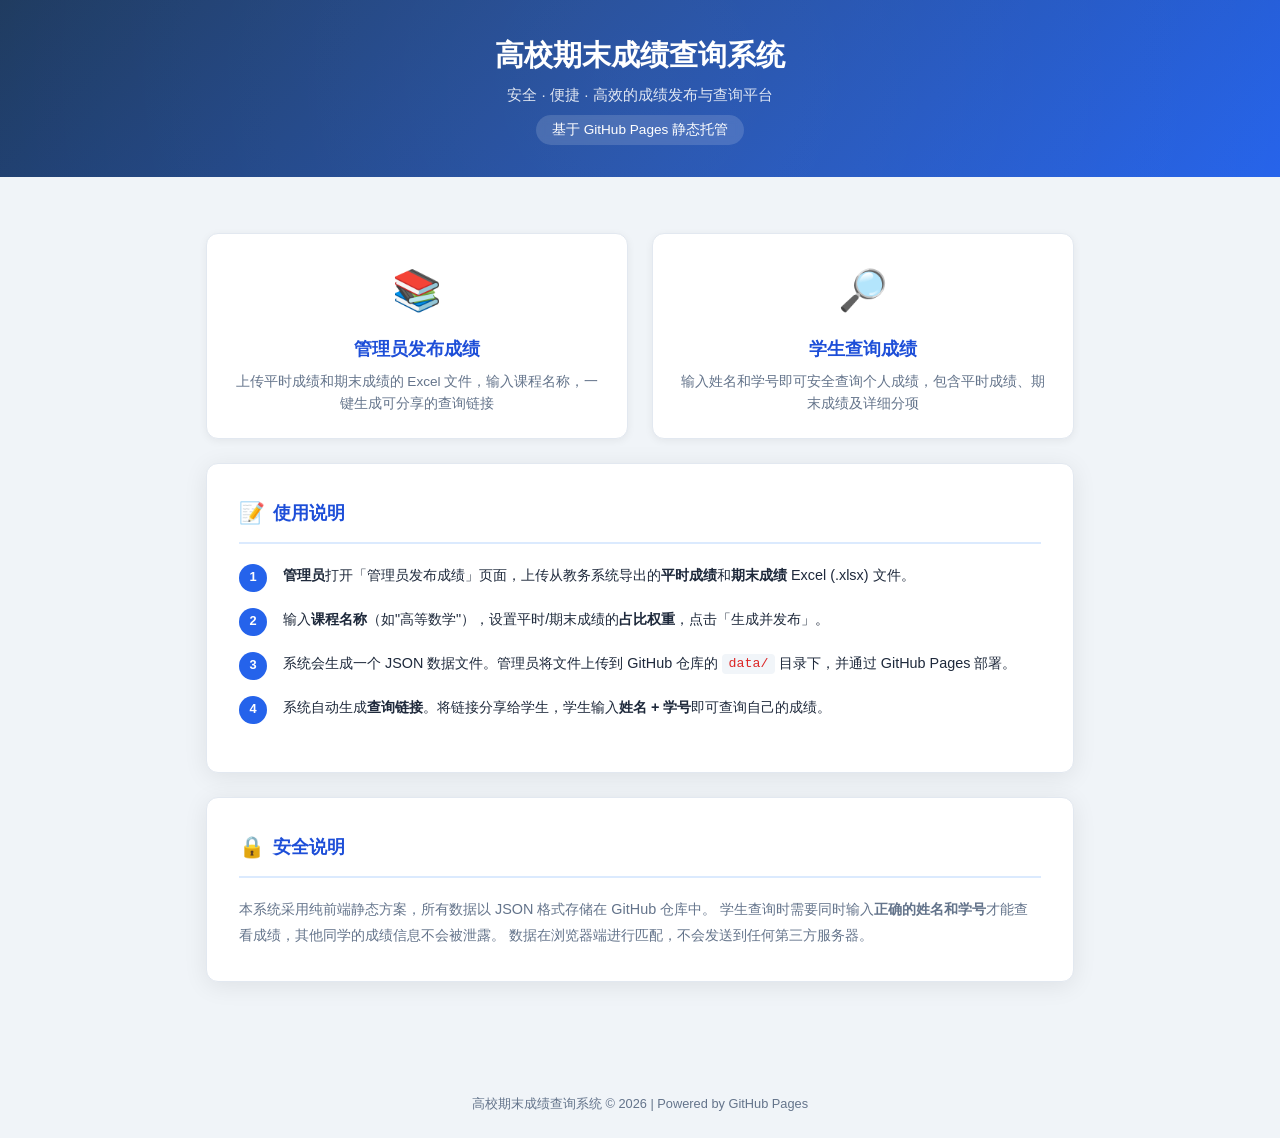
<file: index.html>
<!DOCTYPE html>
<html lang="zh-CN">
<head>
  <meta charset="UTF-8">
  <meta name="viewport" content="width=device-width, initial-scale=1.0">
  <title>高校期末成绩查询系统</title>
  <link rel="stylesheet" href="css/style.css">
</head>
<body>
  <div class="header">
    <h1>高校期末成绩查询系统</h1>
    <p>安全 · 便捷 · 高效的成绩发布与查询平台</p>
    <div class="subtitle">基于 GitHub Pages 静态托管</div>
  </div>

  <div class="container">
    <div class="feature-grid">
      <a href="admin.html" class="feature-card">
        <div class="feature-icon">&#128218;</div>
        <h3>管理员发布成绩</h3>
        <p>上传平时成绩和期末成绩的 Excel 文件，输入课程名称，一键生成可分享的查询链接</p>
      </a>
      <a href="query.html" class="feature-card">
        <div class="feature-icon">&#128270;</div>
        <h3>学生查询成绩</h3>
        <p>输入姓名和学号即可安全查询个人成绩，包含平时成绩、期末成绩及详细分项</p>
      </a>
    </div>

    <div class="card mt-3">
      <div class="card-title"><span class="icon">&#128221;</span> 使用说明</div>
      <div class="steps">
        <div class="step">
          <div class="step-number">1</div>
          <div class="step-content">
            <strong>管理员</strong>打开「管理员发布成绩」页面，上传从教务系统导出的<strong>平时成绩</strong>和<strong>期末成绩</strong> Excel (.xlsx) 文件。
          </div>
        </div>
        <div class="step">
          <div class="step-number">2</div>
          <div class="step-content">
            输入<strong>课程名称</strong>（如"高等数学"），设置平时/期末成绩的<strong>占比权重</strong>，点击「生成并发布」。
          </div>
        </div>
        <div class="step">
          <div class="step-number">3</div>
          <div class="step-content">
            系统会生成一个 JSON 数据文件。管理员将文件上传到 GitHub 仓库的 <code>data/</code> 目录下，并通过 GitHub Pages 部署。
          </div>
        </div>
        <div class="step">
          <div class="step-number">4</div>
          <div class="step-content">
            系统自动生成<strong>查询链接</strong>。将链接分享给学生，学生输入<strong>姓名 + 学号</strong>即可查询自己的成绩。
          </div>
        </div>
      </div>
    </div>

    <div class="card">
      <div class="card-title"><span class="icon">&#128274;</span> 安全说明</div>
      <p style="font-size:0.9rem; color: var(--text-secondary); line-height: 1.8;">
        本系统采用纯前端静态方案，所有数据以 JSON 格式存储在 GitHub 仓库中。
        学生查询时需要同时输入<strong>正确的姓名和学号</strong>才能查看成绩，其他同学的成绩信息不会被泄露。
        数据在浏览器端进行匹配，不会发送到任何第三方服务器。
      </p>
    </div>
  </div>

  <div class="footer">
    高校期末成绩查询系统 &copy; 2026 | Powered by GitHub Pages
  </div>
</body>
</html>
</file>
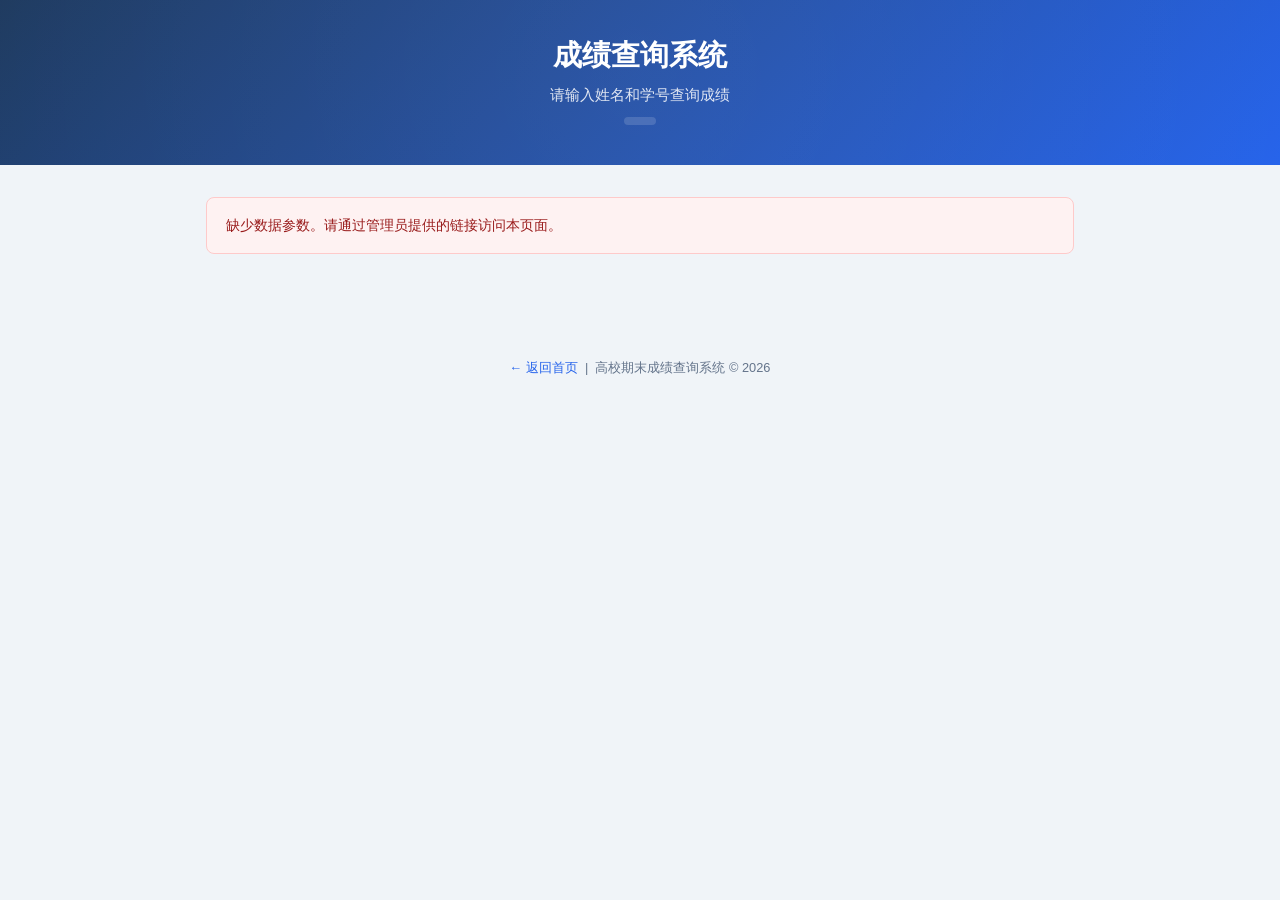
<file: query.html>
<!DOCTYPE html>
<html lang="zh-CN">
<head>
  <meta charset="UTF-8">
  <meta name="viewport" content="width=device-width, initial-scale=1.0">
  <title>成绩查询</title>
  <link rel="stylesheet" href="css/style.css">
</head>
<body>
  <div class="header">
    <h1 id="page-title">成绩查询系统</h1>
    <p id="page-subtitle">请输入姓名和学号查询成绩</p>
    <div class="subtitle" id="page-semester"></div>
  </div>

  <div class="container">
    <!-- Loading -->
    <div class="loading" id="loading">
      <div class="spinner"></div>
      <p>正在加载成绩数据...</p>
    </div>

    <!-- Error: No data -->
    <div id="error-panel" class="alert alert-error" style="display:none;"></div>

    <!-- Query form -->
    <div class="card" id="query-card">
      <div class="card-title"><span class="icon">&#128270;</span> 身份验证</div>
      <p style="font-size:0.85rem;color:var(--text-secondary);margin-bottom:1rem;">
        请输入您的姓名和学号以查询成绩，两者必须匹配才能查询。
      </p>
      <div class="form-row">
        <div class="form-group">
          <label>姓名</label>
          <input type="text" id="input-name" placeholder="请输入您的姓名">
        </div>
        <div class="form-group">
          <label>学号</label>
          <input type="text" id="input-id" placeholder="请输入您的学号">
        </div>
      </div>
      <div id="alert-query" class="alert"></div>
      <button class="btn btn-primary btn-block btn-lg" onclick="queryGrade()">
        &#128269; 查询成绩
      </button>
    </div>

    <!-- Result panel -->
    <div class="result-panel" id="result-panel">
      <!-- Student info header -->
      <div class="card">
        <div class="result-header">
          <div class="student-name" id="r-name"></div>
          <div class="student-info" id="r-info"></div>
        </div>

        <!-- Score overview cards -->
        <div class="score-cards">
          <div class="score-card" style="background:#f0f9ff;border-color:#bfdbfe;">
            <div class="score-label">平时成绩</div>
            <div class="score-value" id="r-usual" style="color:#2563eb;"></div>
            <div style="font-size:0.75rem;color:var(--text-secondary);">占比 <span id="r-usual-weight"></span>%</div>
          </div>
          <div class="score-card" style="background:#fef3c7;border-color:#fde68a;">
            <div class="score-label">期末成绩</div>
            <div class="score-value" id="r-final" style="color:#d97706;"></div>
            <div style="font-size:0.75rem;color:var(--text-secondary);">占比 <span id="r-final-weight"></span>%</div>
          </div>
          <div class="score-card" id="r-total-card">
            <div class="score-label">总评成绩</div>
            <div class="score-value" id="r-total"></div>
            <div id="r-total-badge"></div>
          </div>
        </div>
      </div>

      <!-- Detailed scores -->
      <div class="card">
        <div class="card-title"><span class="icon">&#128202;</span> 平时成绩明细</div>
        <div class="grade-table-wrapper">
          <table class="grade-table" id="table-usual"></table>
        </div>
      </div>

      <div class="card">
        <div class="card-title"><span class="icon">&#128203;</span> 期末成绩明细</div>
        <div class="grade-table-wrapper">
          <table class="grade-table" id="table-final"></table>
        </div>
      </div>

      <!-- Back button -->
      <div class="text-center mt-2">
        <button class="btn btn-primary" onclick="backToQuery()">&#8592; 重新查询</button>
      </div>
    </div>
  </div>

  <div class="footer">
    <a href="index.html" style="color:var(--primary);text-decoration:none;">&#8592; 返回首页</a>
    &nbsp;|&nbsp; 高校期末成绩查询系统 &copy; 2026
  </div>

<script>
// ========== Global ==========
let gradeData = null;

// ========== Init: Load data from URL param ==========
(function init() {
  const params = new URLSearchParams(window.location.search);
  const dataFile = params.get('data');

  if (!dataFile) {
    showError('缺少数据参数。请通过管理员提供的链接访问本页面。');
    return;
  }

  // Show loading
  document.getElementById('loading').classList.add('show');
  document.getElementById('query-card').style.display = 'none';

  // Load JSON data file from data/ folder
  const url = 'data/' + dataFile;
  fetch(url)
    .then(res => {
      if (!res.ok) throw new Error('数据文件不存在或加载失败 (HTTP ' + res.status + ')');
      return res.json();
    })
    .then(data => {
      gradeData = data;
      document.getElementById('loading').classList.remove('show');
      document.getElementById('query-card').style.display = 'block';

      // Update page header with course info
      document.getElementById('page-title').textContent = (data.course || '成绩') + ' - 成绩查询';
      document.getElementById('page-subtitle').textContent = '请输入姓名和学号查询「' + data.course + '」课程成绩';
      document.getElementById('page-semester').textContent = data.semester || '';
      document.title = (data.course || '成绩') + ' - 成绩查询';
    })
    .catch(err => {
      document.getElementById('loading').classList.remove('show');
      showError('加载数据失败：' + err.message + '。请确认链接是否正确，或联系管理员。');
    });
})();

// ========== Query ==========
function queryGrade() {
  const name = document.getElementById('input-name').value.trim();
  const id = document.getElementById('input-id').value.trim();

  if (!name || !id) {
    showAlert('alert-query', 'error', '请输入姓名和学号');
    return;
  }

  if (!gradeData || !gradeData.students) {
    showAlert('alert-query', 'error', '数据未加载，请刷新页面重试');
    return;
  }

  // Find student by both name AND id
  const student = gradeData.students.find(s => s.name === name && s.id === id);

  if (!student) {
    showAlert('alert-query', 'error', '未找到匹配的记录。请检查姓名和学号是否正确。');
    return;
  }

  // Clear alert and show result
  document.getElementById('alert-query').className = 'alert';
  showResult(student);
}

// ========== Show Result ==========
function showResult(student) {
  document.getElementById('query-card').style.display = 'none';
  document.getElementById('result-panel').classList.add('show');

  // Basic info
  document.getElementById('r-name').textContent = student.name;
  document.getElementById('r-info').textContent = '学号：' + student.id + ' | 班级：' + student.class;

  // Scores
  document.getElementById('r-usual').textContent = student.usual.total;
  document.getElementById('r-final').textContent = student.final.total;
  document.getElementById('r-total').textContent = student.totalScore;
  document.getElementById('r-usual-weight').textContent = gradeData.weightUsual;
  document.getElementById('r-final-weight').textContent = gradeData.weightFinal;

  // Total score color & badge
  const totalEl = document.getElementById('r-total');
  const badgeEl = document.getElementById('r-total-badge');
  const totalCard = document.getElementById('r-total-card');
  const score = student.totalScore;

  if (score >= 90) {
    totalEl.style.color = '#16a34a';
    totalCard.style.background = '#f0fdf4';
    totalCard.style.borderColor = '#bbf7d0';
    badgeEl.innerHTML = '<span class="badge badge-success">优秀</span>';
  } else if (score >= 80) {
    totalEl.style.color = '#2563eb';
    totalCard.style.background = '#eff6ff';
    totalCard.style.borderColor = '#bfdbfe';
    badgeEl.innerHTML = '<span class="badge badge-success">良好</span>';
  } else if (score >= 60) {
    totalEl.style.color = '#ea580c';
    totalCard.style.background = '#fff7ed';
    totalCard.style.borderColor = '#fed7aa';
    badgeEl.innerHTML = '<span class="badge badge-warning">及格</span>';
  } else {
    totalEl.style.color = '#dc2626';
    totalCard.style.background = '#fef2f2';
    totalCard.style.borderColor = '#fecaca';
    badgeEl.innerHTML = '<span class="badge badge-danger">不及格</span>';
  }

  // Build detail tables
  buildDetailTable('table-usual', student.usual);
  buildDetailTable('table-final', student.final);
}

// ========== Build Detail Table ==========
function buildDetailTable(tableId, data) {
  const table = document.getElementById(tableId);
  let html = '<thead><tr>';

  // Headers
  data.subHeaders.forEach(h => {
    // Clean up header text - remove prefix
    let label = h.replace(/平时成绩（|期末成绩（|）/g, '').trim();
    if (!label) label = h;
    html += '<th>' + label + '</th>';
  });
  html += '<th>总分</th></tr></thead>';

  // Scores
  html += '<tbody><tr>';
  data.subScores.forEach(s => {
    html += '<td><strong>' + s + '</strong></td>';
  });
  html += '<td style="font-weight:800;font-size:1.1rem;color:var(--primary-dark);">' + data.total + '</td>';
  html += '</tr></tbody>';

  table.innerHTML = html;
}

// ========== Back to Query ==========
function backToQuery() {
  document.getElementById('result-panel').classList.remove('show');
  document.getElementById('query-card').style.display = 'block';
  document.getElementById('input-name').value = '';
  document.getElementById('input-id').value = '';
}

// ========== Helpers ==========
function showError(msg) {
  const el = document.getElementById('error-panel');
  el.textContent = msg;
  el.style.display = 'block';
  document.getElementById('query-card').style.display = 'none';
}

function showAlert(id, type, msg) {
  const el = document.getElementById(id);
  el.className = 'alert alert-' + type + ' show';
  el.textContent = msg;
}

// Enter key support
document.addEventListener('keydown', function(e) {
  if (e.key === 'Enter' && document.getElementById('query-card').style.display !== 'none') {
    queryGrade();
  }
});
</script>
</body>
</html>
</file>
<file: css/style.css>
/* ========== Global Reset & Variables ========== */
:root {
  --primary: #2563eb;
  --primary-dark: #1d4ed8;
  --primary-light: #dbeafe;
  --success: #16a34a;
  --success-light: #dcfce7;
  --warning: #ea580c;
  --warning-light: #fff7ed;
  --danger: #dc2626;
  --danger-light: #fef2f2;
  --bg: #f0f4f8;
  --card: #ffffff;
  --text: #1e293b;
  --text-secondary: #64748b;
  --border: #e2e8f0;
  --shadow: 0 4px 24px rgba(0,0,0,0.08);
  --shadow-sm: 0 2px 8px rgba(0,0,0,0.06);
  --radius: 12px;
  --radius-sm: 8px;
}

* {
  margin: 0;
  padding: 0;
  box-sizing: border-box;
}

body {
  font-family: -apple-system, BlinkMacSystemFont, "Segoe UI", "PingFang SC", "Hiragino Sans GB", "Microsoft YaHei", "Helvetica Neue", Arial, sans-serif;
  background: var(--bg);
  color: var(--text);
  line-height: 1.6;
  min-height: 100vh;
}

/* ========== Header ========== */
.header {
  background: linear-gradient(135deg, #1e3a5f 0%, #2563eb 100%);
  color: white;
  padding: 2rem 1rem;
  text-align: center;
  position: relative;
  overflow: hidden;
}

.header::before {
  content: '';
  position: absolute;
  top: -50%;
  left: -50%;
  width: 200%;
  height: 200%;
  background: radial-gradient(circle, rgba(255,255,255,0.05) 0%, transparent 60%);
  animation: headerShine 8s ease-in-out infinite;
}

@keyframes headerShine {
  0%, 100% { transform: translate(0, 0); }
  50% { transform: translate(20px, -20px); }
}

.header h1 {
  font-size: 1.8rem;
  font-weight: 700;
  margin-bottom: 0.3rem;
  position: relative;
  z-index: 1;
}

.header p {
  font-size: 0.95rem;
  opacity: 0.85;
  position: relative;
  z-index: 1;
}

.header .subtitle {
  display: inline-block;
  background: rgba(255,255,255,0.15);
  padding: 0.25rem 1rem;
  border-radius: 20px;
  margin-top: 0.5rem;
  font-size: 0.85rem;
  backdrop-filter: blur(4px);
}

/* ========== Container ========== */
.container {
  max-width: 900px;
  margin: 0 auto;
  padding: 2rem 1rem;
}

.container-wide {
  max-width: 1100px;
}

/* ========== Card ========== */
.card {
  background: var(--card);
  border-radius: var(--radius);
  box-shadow: var(--shadow);
  padding: 2rem;
  margin-bottom: 1.5rem;
  border: 1px solid var(--border);
  transition: transform 0.2s;
}

.card:hover {
  transform: translateY(-1px);
}

.card-title {
  font-size: 1.15rem;
  font-weight: 600;
  margin-bottom: 1.2rem;
  padding-bottom: 0.8rem;
  border-bottom: 2px solid var(--primary-light);
  color: var(--primary-dark);
  display: flex;
  align-items: center;
  gap: 0.5rem;
}

.card-title .icon {
  font-size: 1.3rem;
}

/* ========== Form Elements ========== */
.form-group {
  margin-bottom: 1.2rem;
}

.form-group label {
  display: block;
  font-weight: 600;
  margin-bottom: 0.4rem;
  color: var(--text);
  font-size: 0.9rem;
}

.form-group .hint {
  display: block;
  font-size: 0.8rem;
  color: var(--text-secondary);
  margin-bottom: 0.4rem;
}

.form-row {
  display: grid;
  grid-template-columns: 1fr 1fr;
  gap: 1rem;
}

input[type="text"],
input[type="password"],
input[type="number"],
select {
  width: 100%;
  padding: 0.7rem 1rem;
  border: 2px solid var(--border);
  border-radius: var(--radius-sm);
  font-size: 0.95rem;
  font-family: inherit;
  transition: border-color 0.2s, box-shadow 0.2s;
  background: #fafbfc;
}

input:focus, select:focus {
  outline: none;
  border-color: var(--primary);
  box-shadow: 0 0 0 3px var(--primary-light);
  background: white;
}

input::placeholder {
  color: #a0aec0;
}

/* ========== File Upload ========== */
.file-upload {
  border: 2px dashed var(--border);
  border-radius: var(--radius-sm);
  padding: 1.5rem;
  text-align: center;
  cursor: pointer;
  transition: all 0.2s;
  background: #fafbfc;
  position: relative;
}

.file-upload:hover {
  border-color: var(--primary);
  background: var(--primary-light);
}

.file-upload.has-file {
  border-color: var(--success);
  background: var(--success-light);
}

.file-upload input[type="file"] {
  position: absolute;
  top: 0;
  left: 0;
  width: 100%;
  height: 100%;
  opacity: 0;
  cursor: pointer;
}

.file-upload .upload-icon {
  font-size: 2rem;
  margin-bottom: 0.3rem;
}

.file-upload .upload-text {
  font-size: 0.9rem;
  color: var(--text-secondary);
}

.file-upload .file-name {
  font-size: 0.85rem;
  color: var(--success);
  font-weight: 600;
  margin-top: 0.3rem;
}

/* ========== Buttons ========== */
.btn {
  display: inline-flex;
  align-items: center;
  justify-content: center;
  gap: 0.5rem;
  padding: 0.75rem 1.5rem;
  border: none;
  border-radius: var(--radius-sm);
  font-size: 0.95rem;
  font-weight: 600;
  font-family: inherit;
  cursor: pointer;
  transition: all 0.2s;
  text-decoration: none;
}

.btn:disabled {
  opacity: 0.5;
  cursor: not-allowed;
}

.btn-primary {
  background: var(--primary);
  color: white;
}

.btn-primary:hover:not(:disabled) {
  background: var(--primary-dark);
  transform: translateY(-1px);
  box-shadow: 0 4px 12px rgba(37, 99, 235, 0.3);
}

.btn-success {
  background: var(--success);
  color: white;
}

.btn-success:hover:not(:disabled) {
  background: #15803d;
  transform: translateY(-1px);
}

.btn-warning {
  background: var(--warning);
  color: white;
}

.btn-block {
  width: 100%;
}

.btn-lg {
  padding: 1rem 2rem;
  font-size: 1.05rem;
}

/* ========== Alert / Message ========== */
.alert {
  padding: 1rem 1.2rem;
  border-radius: var(--radius-sm);
  margin-bottom: 1rem;
  font-size: 0.9rem;
  display: none;
}

.alert.show {
  display: block;
}

.alert-success {
  background: var(--success-light);
  color: #166534;
  border: 1px solid #bbf7d0;
}

.alert-error {
  background: var(--danger-light);
  color: #991b1b;
  border: 1px solid #fecaca;
}

.alert-warning {
  background: var(--warning-light);
  color: #9a3412;
  border: 1px solid #fed7aa;
}

.alert-info {
  background: var(--primary-light);
  color: #1e40af;
  border: 1px solid #bfdbfe;
}

/* ========== Grade Table ========== */
.grade-table-wrapper {
  overflow-x: auto;
  margin-top: 1rem;
}

.grade-table {
  width: 100%;
  border-collapse: separate;
  border-spacing: 0;
  font-size: 0.9rem;
}

.grade-table thead th {
  background: var(--primary);
  color: white;
  padding: 0.75rem 1rem;
  text-align: center;
  font-weight: 600;
  white-space: nowrap;
}

.grade-table thead th:first-child {
  border-radius: var(--radius-sm) 0 0 0;
}

.grade-table thead th:last-child {
  border-radius: 0 var(--radius-sm) 0 0;
}

.grade-table tbody td {
  padding: 0.65rem 1rem;
  text-align: center;
  border-bottom: 1px solid var(--border);
}

.grade-table tbody tr:last-child td:first-child {
  border-radius: 0 0 0 var(--radius-sm);
}

.grade-table tbody tr:last-child td:last-child {
  border-radius: 0 0 var(--radius-sm) 0;
}

.grade-table tbody tr:hover {
  background: #f8faff;
}

.grade-table .label-cell {
  text-align: left;
  font-weight: 600;
  background: #f8fafc;
  color: var(--text);
}

/* ========== Score Highlight ========== */
.score {
  font-weight: 700;
  font-size: 1.1rem;
}

.score-excellent {
  color: var(--success);
}

.score-good {
  color: var(--primary);
}

.score-pass {
  color: var(--warning);
}

.score-fail {
  color: var(--danger);
}

.score-big {
  font-size: 2.5rem;
  font-weight: 800;
}

/* ========== Result Panel ========== */
.result-panel {
  display: none;
}

.result-panel.show {
  display: block;
}

.result-header {
  text-align: center;
  padding: 1.5rem;
  background: linear-gradient(135deg, #f0f9ff 0%, #e0f2fe 100%);
  border-radius: var(--radius-sm);
  margin-bottom: 1.5rem;
}

.result-header .student-name {
  font-size: 1.3rem;
  font-weight: 700;
  color: var(--primary-dark);
}

.result-header .student-info {
  font-size: 0.85rem;
  color: var(--text-secondary);
  margin-top: 0.2rem;
}

.score-cards {
  display: grid;
  grid-template-columns: repeat(3, 1fr);
  gap: 1rem;
  margin-bottom: 1.5rem;
}

.score-card {
  text-align: center;
  padding: 1rem;
  border-radius: var(--radius-sm);
  border: 1px solid var(--border);
}

.score-card .score-label {
  font-size: 0.8rem;
  color: var(--text-secondary);
  margin-bottom: 0.3rem;
}

.score-card .score-value {
  font-size: 2rem;
  font-weight: 800;
}

/* ========== Link Box ========== */
.link-box {
  background: #f0f9ff;
  border: 2px solid #bfdbfe;
  border-radius: var(--radius-sm);
  padding: 1rem;
  display: flex;
  align-items: center;
  gap: 0.8rem;
  margin-top: 0.8rem;
}

.link-box input {
  flex: 1;
  border: none;
  background: transparent;
  font-size: 0.85rem;
  color: var(--primary-dark);
  font-family: monospace;
}

.link-box input:focus {
  outline: none;
  box-shadow: none;
}

.btn-copy {
  padding: 0.4rem 0.8rem;
  font-size: 0.8rem;
  white-space: nowrap;
}

/* ========== Preview Table ========== */
.preview-area {
  max-height: 400px;
  overflow-y: auto;
  border: 1px solid var(--border);
  border-radius: var(--radius-sm);
  margin-top: 1rem;
}

.preview-area table {
  width: 100%;
  border-collapse: collapse;
  font-size: 0.8rem;
}

.preview-area th {
  position: sticky;
  top: 0;
  background: var(--primary);
  color: white;
  padding: 0.5rem;
  font-weight: 600;
}

.preview-area td {
  padding: 0.4rem 0.5rem;
  border-bottom: 1px solid var(--border);
  text-align: center;
}

.preview-area tr:nth-child(even) {
  background: #f8fafc;
}

/* ========== Steps ========== */
.steps {
  margin-top: 1rem;
}

.step {
  display: flex;
  gap: 1rem;
  margin-bottom: 1rem;
  align-items: flex-start;
}

.step-number {
  width: 28px;
  height: 28px;
  border-radius: 50%;
  background: var(--primary);
  color: white;
  display: flex;
  align-items: center;
  justify-content: center;
  font-size: 0.8rem;
  font-weight: 700;
  flex-shrink: 0;
}

.step-content {
  flex: 1;
  font-size: 0.9rem;
  line-height: 1.6;
}

.step-content code {
  background: #f1f5f9;
  padding: 0.15rem 0.4rem;
  border-radius: 4px;
  font-size: 0.83rem;
  color: var(--danger);
}

/* ========== Index Page Cards ========== */
.feature-grid {
  display: grid;
  grid-template-columns: repeat(auto-fit, minmax(250px, 1fr));
  gap: 1.5rem;
  margin-top: 1.5rem;
}

.feature-card {
  background: white;
  border-radius: var(--radius);
  padding: 1.5rem;
  text-align: center;
  border: 1px solid var(--border);
  box-shadow: var(--shadow-sm);
  transition: all 0.3s;
  text-decoration: none;
  color: inherit;
  cursor: pointer;
}

.feature-card:hover {
  transform: translateY(-4px);
  box-shadow: var(--shadow);
  border-color: var(--primary);
}

.feature-card .feature-icon {
  font-size: 2.5rem;
  margin-bottom: 0.8rem;
}

.feature-card h3 {
  font-size: 1.1rem;
  margin-bottom: 0.5rem;
  color: var(--primary-dark);
}

.feature-card p {
  font-size: 0.85rem;
  color: var(--text-secondary);
}

/* ========== Footer ========== */
.footer {
  text-align: center;
  padding: 1.5rem;
  color: var(--text-secondary);
  font-size: 0.8rem;
  margin-top: 2rem;
}

/* ========== Loading ========== */
.loading {
  display: none;
  text-align: center;
  padding: 2rem;
}

.loading.show {
  display: block;
}

.spinner {
  width: 40px;
  height: 40px;
  border: 4px solid var(--border);
  border-top-color: var(--primary);
  border-radius: 50%;
  animation: spin 0.8s linear infinite;
  margin: 0 auto 1rem;
}

@keyframes spin {
  to { transform: rotate(360deg); }
}

/* ========== Responsive ========== */
@media (max-width: 640px) {
  .header h1 { font-size: 1.4rem; }
  .card { padding: 1.2rem; }
  .form-row { grid-template-columns: 1fr; }
  .score-cards { grid-template-columns: 1fr; }
  .container { padding: 1rem 0.5rem; }
  .link-box { flex-direction: column; }
  .link-box input { width: 100%; }
}

/* ========== Misc ========== */
.text-center { text-align: center; }
.mt-1 { margin-top: 0.5rem; }
.mt-2 { margin-top: 1rem; }
.mt-3 { margin-top: 1.5rem; }
.mb-1 { margin-bottom: 0.5rem; }
.mb-2 { margin-bottom: 1rem; }
.hidden { display: none; }
.badge {
  display: inline-block;
  padding: 0.15rem 0.6rem;
  border-radius: 20px;
  font-size: 0.75rem;
  font-weight: 600;
}
.badge-success { background: var(--success-light); color: #166534; }
.badge-warning { background: var(--warning-light); color: #9a3412; }
.badge-danger { background: var(--danger-light); color: #991b1b; }
</file>
